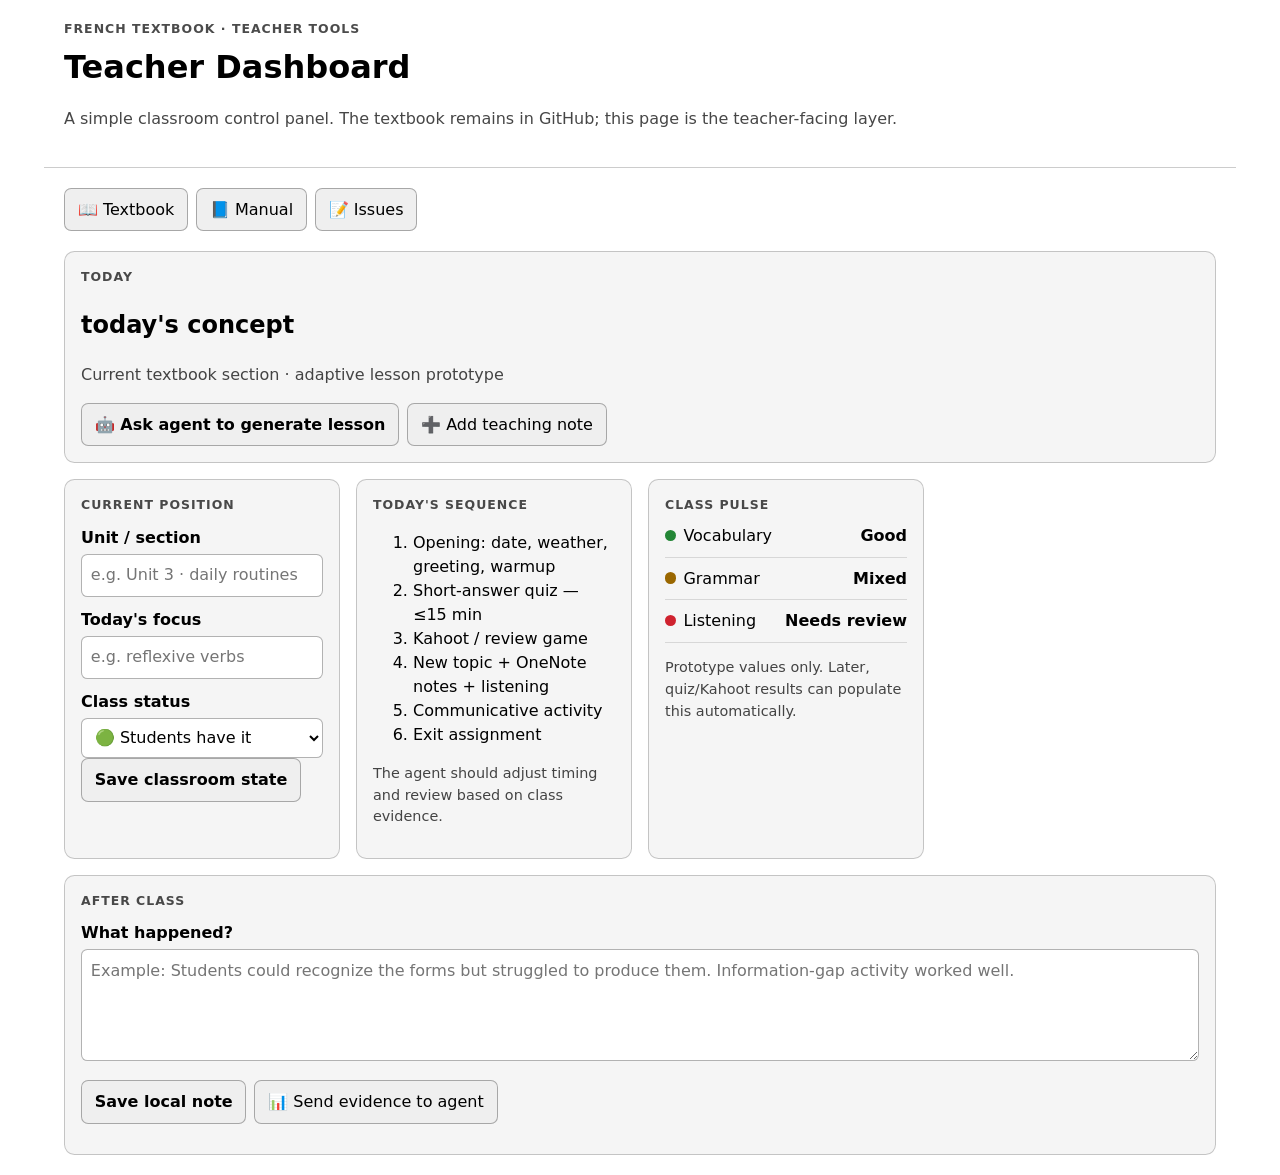
<file: teacher/index.html>
<!doctype html>
<html lang="en">
<head>
  <meta charset="utf-8">
  <meta name="viewport" content="width=device-width, initial-scale=1">
  <title>French Teacher Dashboard</title>
  <style>
    :root { color-scheme: light dark; font-family: system-ui, sans-serif; line-height: 1.5; }
    body { margin: 0; background: Canvas; color: CanvasText; }
    header, main { max-width: 72rem; margin: 0 auto; padding: 1.25rem; }
    header { border-bottom: 1px solid color-mix(in srgb, CanvasText 20%, transparent); }
    .eyebrow { font-size: .78rem; font-weight: 700; letter-spacing: .08em; text-transform: uppercase; margin: 0; opacity: .7; }
    h1 { margin: .25rem 0; }
    .subtle { opacity: .72; }
    .grid { display: grid; gap: 1rem; grid-template-columns: repeat(auto-fit, minmax(15rem, 1fr)); }
    .card { border: 1px solid color-mix(in srgb, CanvasText 20%, transparent); border-radius: .65rem; padding: 1rem; background: color-mix(in srgb, Canvas 96%, CanvasText 4%); }
    .wide { grid-column: 1 / -1; }
    .actions { display: flex; flex-wrap: wrap; gap: .5rem; margin-top: .75rem; }
    button, .button { display: inline-block; border: 1px solid color-mix(in srgb, CanvasText 30%, transparent); border-radius: .45rem; padding: .55rem .8rem; background: ButtonFace; color: ButtonText; text-decoration: none; cursor: pointer; font: inherit; }
    .primary { font-weight: 700; }
    label { display: block; font-weight: 650; margin: .65rem 0 .25rem; }
    input, select, textarea { box-sizing: border-box; width: 100%; padding: .55rem; border: 1px solid color-mix(in srgb, CanvasText 30%, transparent); border-radius: .4rem; background: Field; color: FieldText; font: inherit; }
    textarea { min-height: 7rem; resize: vertical; }
    .status { display: flex; align-items: center; justify-content: space-between; gap: .75rem; padding: .55rem 0; border-bottom: 1px solid color-mix(in srgb, CanvasText 12%, transparent); }
    .status:last-child { border-bottom: 0; }
    .dot { display: inline-block; width: .7rem; height: .7rem; border-radius: 50%; margin-right: .45rem; background: currentColor; }
    .green { color: #238636; } .yellow { color: #9a6700; } .red { color: #cf222e; }
    nav { display: flex; flex-wrap: wrap; gap: .5rem; margin: 0 0 1.25rem; }
    nav a { color: inherit; }
    code { padding: .1rem .25rem; border-radius: .25rem; background: color-mix(in srgb, CanvasText 8%, transparent); }
    .small { font-size: .9rem; }
  </style>
</head>
<body>
<header>
  <p class="eyebrow">French textbook · teacher tools</p>
  <h1>Teacher Dashboard</h1>
  <p class="subtle">A simple classroom control panel. The textbook remains in GitHub; this page is the teacher-facing layer.</p>
</header>
<main>
  <nav aria-label="Teacher tools">
    <a class="button" href="../index.html">📖 Textbook</a>
    <a class="button" href="https://github.com/hf7y/french-textbook/blob/main/README.md">📘 Manual</a>
    <a class="button" href="https://github.com/hf7y/french-textbook/issues">📝 Issues</a>
  </nav>

  <section class="grid">
    <article class="card wide">
      <p class="eyebrow">Today</p>
      <h2 id="today-title">Today's lesson</h2>
      <p id="today-summary" class="subtle">Set the current lesson below. Future agent automation can replace this summary with a generated plan.</p>
      <div class="actions">
        <a class="button primary" id="generate-link" href="https://github.com/hf7y/french-textbook/issues/new">🤖 Ask agent to generate lesson</a>
        <a class="button" href="https://github.com/hf7y/french-textbook/issues/new">➕ Add teaching note</a>
      </div>
    </article>

    <article class="card">
      <p class="eyebrow">Current position</p>
      <label for="unit">Unit / section</label>
      <input id="unit" placeholder="e.g. Unit 3 · daily routines">
      <label for="focus">Today's focus</label>
      <input id="focus" placeholder="e.g. reflexive verbs">
      <label for="status-select">Class status</label>
      <select id="status-select">
        <option value="green">🟢 Students have it</option>
        <option value="yellow">🟡 Mixed</option>
        <option value="red">🔴 Students are struggling</option>
      </select>
      <button class="primary" id="save">Save classroom state</button>
      <p id="saved" class="small subtle" aria-live="polite"></p>
    </article>

    <article class="card">
      <p class="eyebrow">Today's sequence</p>
      <ol>
        <li>Opening: date, weather, greeting, warmup</li>
        <li>Short-answer quiz — ≤15 min</li>
        <li>Kahoot / review game</li>
        <li>New topic + OneNote notes + listening</li>
        <li>Communicative activity</li>
        <li>Exit assignment</li>
      </ol>
      <p class="small subtle">The agent should adjust timing and review based on class evidence.</p>
    </article>

    <article class="card">
      <p class="eyebrow">Class pulse</p>
      <div class="status"><span><span class="dot green"></span>Vocabulary</span><strong>Good</strong></div>
      <div class="status"><span><span class="dot yellow"></span>Grammar</span><strong>Mixed</strong></div>
      <div class="status"><span><span class="dot red"></span>Listening</span><strong>Needs review</strong></div>
      <p class="small subtle">Prototype values only. Later, quiz/Kahoot results can populate this automatically.</p>
    </article>

    <article class="card wide">
      <p class="eyebrow">After class</p>
      <label for="notes">What happened?</label>
      <textarea id="notes" placeholder="Example: Students could recognize the forms but struggled to produce them. Information-gap activity worked well."></textarea>
      <div class="actions">
        <button id="save-notes" class="primary">Save local note</button>
        <a class="button" id="feedback-link" href="https://github.com/hf7y/french-textbook/issues/new">📊 Send evidence to agent</a>
      </div>
      <p id="note-saved" class="small subtle" aria-live="polite"></p>
    </article>
  </section>
</main>
<script>
  const $ = id => document.getElementById(id);
  const state = JSON.parse(localStorage.getItem('frenchTeacherState') || '{}');
  $('unit').value = state.unit || '';
  $('focus').value = state.focus || '';
  $('status-select').value = state.status || 'green';
  $('notes').value = state.notes || '';

  function refresh() {
    const unit = $('unit').value.trim() || 'Current textbook section';
    const focus = $('focus').value.trim() || 'today\'s concept';
    $('today-title').textContent = focus;
    $('today-summary').textContent = unit + ' · adaptive lesson prototype';
    const body = encodeURIComponent('Generate today\'s French lesson.\n\nCurrent textbook position: ' + unit + '\nToday\'s focus: ' + focus + '\nClass status: ' + $('status-select').selectedOptions[0].text + '\n\nUse the classroom workflow in the repository manual. Produce opening, short quiz, review game, new-topic presentation/notes, listening comprehension, activity, and exit assignment.');
    $('generate-link').href = 'https://github.com/hf7y/french-textbook/issues/new?title=' + encodeURIComponent('Generate lesson: ' + focus) + '&body=' + body;
    const feedback = encodeURIComponent('Classroom evidence for: ' + focus + '\n\n' + ($('notes').value.trim() || 'Please record and interpret today\'s evidence.'));
    $('feedback-link').href = 'https://github.com/hf7y/french-textbook/issues/new?title=' + encodeURIComponent('Classroom evidence: ' + focus) + '&body=' + feedback;
  }
  $('save').addEventListener('click', () => {
    localStorage.setItem('frenchTeacherState', JSON.stringify({unit:$('unit').value, focus:$('focus').value, status:$('status-select').value, notes:$('notes').value}));
    refresh(); $('saved').textContent = 'Saved on this browser.';
  });
  $('save-notes').addEventListener('click', () => {
    const old = JSON.parse(localStorage.getItem('frenchTeacherState') || '{}');
    old.notes = $('notes').value; localStorage.setItem('frenchTeacherState', JSON.stringify(old));
    refresh(); $('note-saved').textContent = 'Saved on this browser. Use “Send evidence to agent” when ready.';
  });
  $('unit').addEventListener('input', refresh); $('focus').addEventListener('input', refresh); $('status-select').addEventListener('change', refresh); $('notes').addEventListener('input', refresh);
  refresh();
</script>
</body>
</html>
</file>
